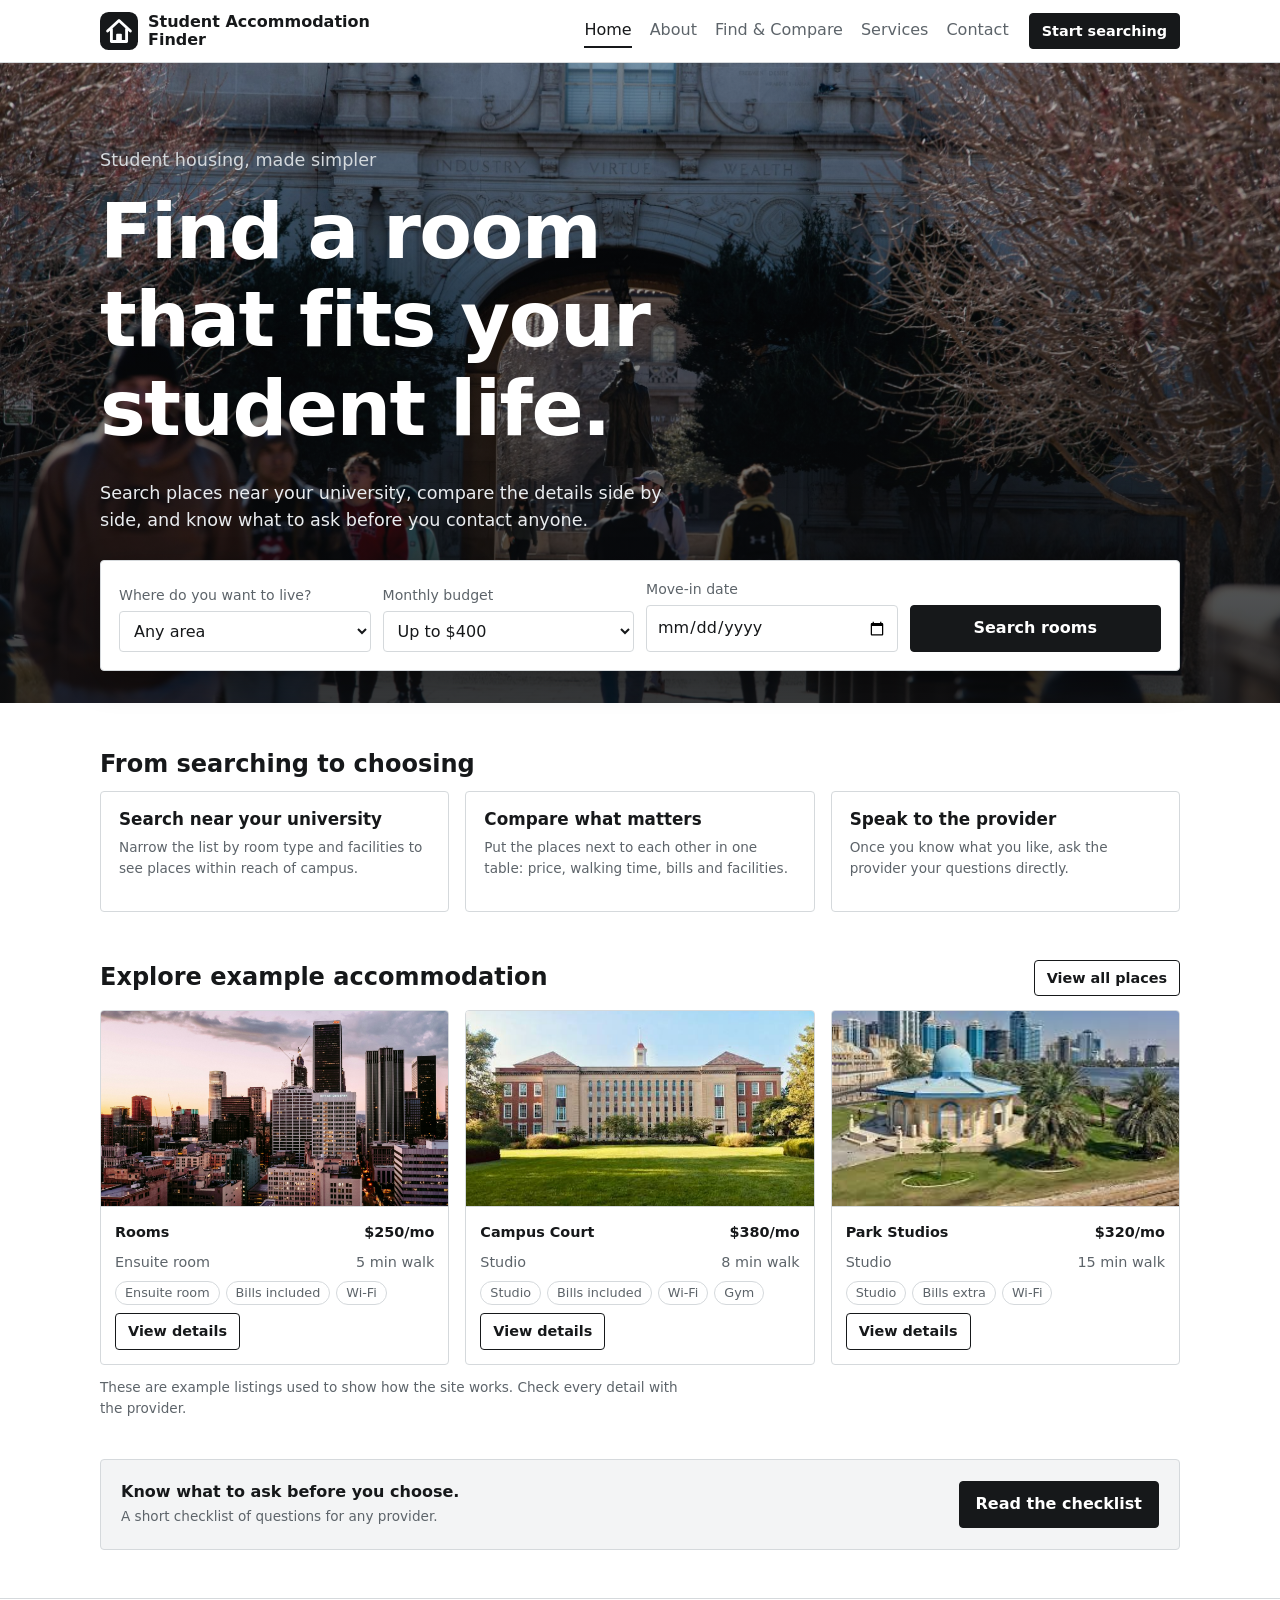
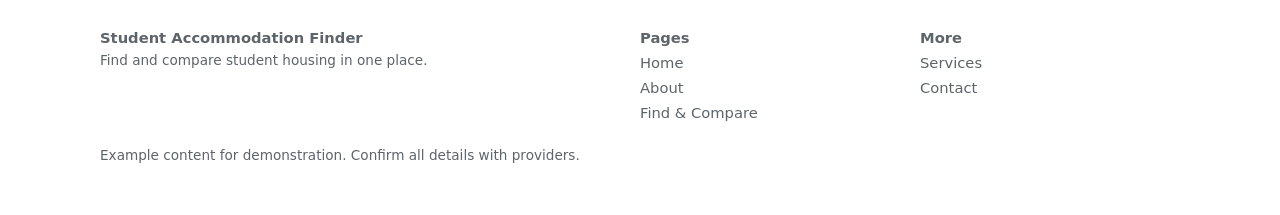
<file: student-accommodation-finder/index.html>
<!DOCTYPE html>
<html lang="en">
<head>
<meta charset="utf-8">
<meta name="viewport" content="width=device-width, initial-scale=1, viewport-fit=cover">
<link rel="icon" href="data:image/svg+xml,%3Csvg xmlns=%27http://www.w3.org/2000/svg%27 viewBox=%270 0 100 100%27%3E%3Ctext y=%27.9em%27 font-size=%2790%27%3E🏠%3C/text%3E%3C/svg%3E">
<title>Student Accommodation Finder</title>
<link rel="stylesheet" href="style.css">
</head>
<body>
<header><div class="bar">
<a class="logo" href="index.html" aria-label="Student Accommodation Finder, home"><svg width="38" height="38" viewBox="0 0 40 40" aria-hidden="true"><rect width="40" height="40" rx="9" style="fill:var(--btn)"/><path d="M8 20 20 9l12 11M12 18v13h16V18" style="fill:none;stroke:var(--btnt);stroke-width:3;stroke-linecap:round;stroke-linejoin:round"/><rect x="17" y="23" width="6" height="8" rx="1" style="fill:var(--btnt)"/></svg><span>Student Accommodation<br>Finder</span></a>
<nav id="nav"><a href="index.html" class="on" aria-current="page">Home</a><a href="about.html">About</a><a href="find-compare.html">Find &amp; Compare</a><a href="services.html">Services</a><a href="contact.html">Contact</a></nav>
<a class="btn sm" href="find-compare.html">Start searching</a>
</div></header>

<main>
<section class="page on" data-page="home"><div class="homehero"><div class="in">
<p class="kick">Student housing, made simpler</p>
<h1>Find a room that fits your student life.</h1>
<p>Search places near your university, compare the details side by side, and know what to ask before you contact anyone.</p>
<form class="panel search" action="find-compare.html" method="get"><div><label for="hsa">Where do you want to live?</label><select id="hsa" name="area"><option value="">Any area</option><option>Campus edge</option><option>Town centre</option><option>Hillside</option><option>Riverside</option></select></div><div><label for="hsb">Monthly budget</label><select id="hsb" name="budget"><option>Up to $400</option><option>Up to $300</option><option>Up to $250</option><option>Up to $200</option></select></div><div><label for="hsm">Move-in date</label><input type="date" id="hsm" name="movein"></div><button class="btn" type="submit">Search rooms</button></form>
</div></div><div class="wrap">

<div class="sec"><h2>From searching to choosing</h2>
<div class="grid3">
<div class="panel"><h3>Search near your university</h3><p class="small">Narrow the list by room type and facilities to see places within reach of campus.</p></div>
<div class="panel"><h3>Compare what matters</h3><p class="small">Put the places next to each other in one table: price, walking time, bills and facilities.</p></div>
<div class="panel"><h3>Speak to the provider</h3><p class="small">Once you know what you like, ask the provider your questions directly.</p></div>
</div></div>

<div class="sec"><div class="topline"><h2 style="margin:0">Explore example accommodation</h2><a class="btn ghost sm" href="find-compare.html">View all places</a></div>
<div class="grid3"><article class="card"><div class="ph rooms" role="img" aria-label="Rooms, with the city skyline at dusk"></div><div class="in"><div class="meta"><strong style="color:var(--ink)">Rooms</strong><span class="price">$250/mo</span></div><div class="meta"><span>Ensuite room</span><span>5 min walk</span></div><div class="tags"><span class="tag">Ensuite room</span><span class="tag">Bills included</span><span class="tag">Wi‑Fi</span></div><div class="row"><a class="btn ghost sm" href="find-compare.html">View details</a></div></div></article><article class="card"><div class="ph court" role="img" aria-label="Campus Court, a brick and stone building with a lawn in front"></div><div class="in"><div class="meta"><strong style="color:var(--ink)">Campus Court</strong><span class="price">$380/mo</span></div><div class="meta"><span>Studio</span><span>8 min walk</span></div><div class="tags"><span class="tag">Studio</span><span class="tag">Bills included</span><span class="tag">Wi‑Fi</span><span class="tag">Gym</span></div><div class="row"><a class="btn ghost sm" href="find-compare.html">View details</a></div></div></article><article class="card"><div class="ph park" role="img" aria-label="Park Studios, a domed pavilion in a park with palm trees and city towers behind"></div><div class="in"><div class="meta"><strong style="color:var(--ink)">Park Studios</strong><span class="price">$320/mo</span></div><div class="meta"><span>Studio</span><span>15 min walk</span></div><div class="tags"><span class="tag">Studio</span><span class="tag">Bills extra</span><span class="tag">Wi‑Fi</span></div><div class="row"><a class="btn ghost sm" href="find-compare.html">View details</a></div></div></article></div>
<p class="small" style="margin-top:12px">These are example listings used to show how the site works. Check every detail with the provider.</p></div>

<div class="band"><p><strong>Know what to ask before you choose.</strong><br><span class="small">A short checklist of questions for any provider.</span></p><a class="btn" href="services.html">Read the checklist</a></div>
</div></section>
</main>

<footer><div class="wrap"><div class="cols">
<div><strong>Student Accommodation Finder</strong><p class="small">Find and compare student housing in one place.</p></div>
<div><strong>Pages</strong><a href="index.html">Home</a><a href="about.html">About</a><a href="find-compare.html">Find &amp; Compare</a></div>
<div><strong>More</strong><a href="services.html">Services</a><a href="contact.html">Contact</a></div>
</div><p class="small" style="margin-top:18px">Example content for demonstration. Confirm all details with providers.</p></div></footer>
</body>
</html>
</file>
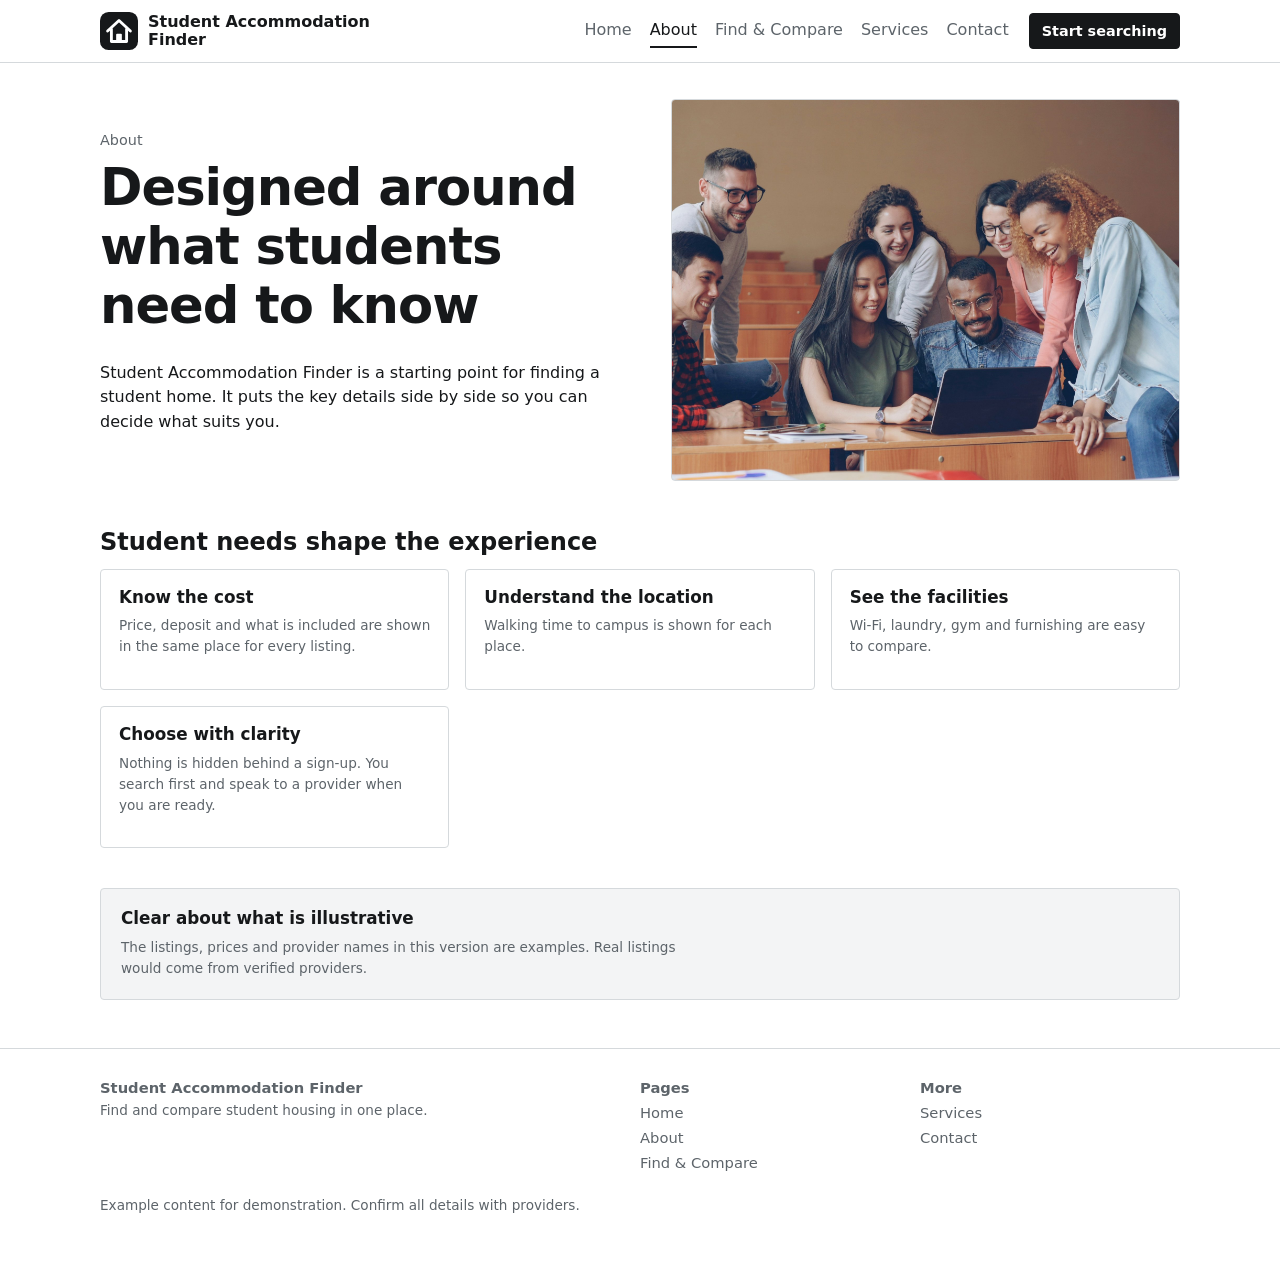
<file: student-accommodation-finder/about.html>
<!DOCTYPE html>
<html lang="en">
<head>
<meta charset="utf-8">
<meta name="viewport" content="width=device-width, initial-scale=1, viewport-fit=cover">
<link rel="icon" href="data:image/svg+xml,%3Csvg xmlns=%27http://www.w3.org/2000/svg%27 viewBox=%270 0 100 100%27%3E%3Ctext y=%27.9em%27 font-size=%2790%27%3E🏠%3C/text%3E%3C/svg%3E">
<title>About | Student Accommodation Finder</title>
<link rel="stylesheet" href="style.css">
</head>
<body>
<header><div class="bar">
<a class="logo" href="index.html" aria-label="Student Accommodation Finder, home"><svg width="38" height="38" viewBox="0 0 40 40" aria-hidden="true"><rect width="40" height="40" rx="9" style="fill:var(--btn)"/><path d="M8 20 20 9l12 11M12 18v13h16V18" style="fill:none;stroke:var(--btnt);stroke-width:3;stroke-linecap:round;stroke-linejoin:round"/><rect x="17" y="23" width="6" height="8" rx="1" style="fill:var(--btnt)"/></svg><span>Student Accommodation<br>Finder</span></a>
<nav id="nav"><a href="index.html">Home</a><a href="about.html" class="on" aria-current="page">About</a><a href="find-compare.html">Find &amp; Compare</a><a href="services.html">Services</a><a href="contact.html">Contact</a></nav>
<a class="btn sm" href="find-compare.html">Start searching</a>
</div></header>

<main>
<section class="page on" data-page="about"><div class="wrap">
<div class="hero">
<div><p class="kick">About</p><h1>Designed around what students need to know</h1>
<p>Student Accommodation Finder is a starting point for finding a student home. It puts the key details side by side so you can decide what suits you.</p></div>
<div class="img about" role="img" aria-label="Group of students smiling together around a laptop in a lecture hall"></div>
</div>
<div class="sec"><h2>Student needs shape the experience</h2>
<div class="grid2">
<div class="panel"><h3>Know the cost</h3><p class="small">Price, deposit and what is included are shown in the same place for every listing.</p></div>
<div class="panel"><h3>Understand the location</h3><p class="small">Walking time to campus is shown for each place.</p></div>
<div class="panel"><h3>See the facilities</h3><p class="small">Wi‑Fi, laundry, gym and furnishing are easy to compare.</p></div>
<div class="panel"><h3>Choose with clarity</h3><p class="small">Nothing is hidden behind a sign-up. You search first and speak to a provider when you are ready.</p></div>
</div></div>
<div class="band" style="display:block"><h3>Clear about what is illustrative</h3><p class="small">The listings, prices and provider names in this version are examples. Real listings would come from verified providers.</p></div>
</div></section>
</main>

<footer><div class="wrap"><div class="cols">
<div><strong>Student Accommodation Finder</strong><p class="small">Find and compare student housing in one place.</p></div>
<div><strong>Pages</strong><a href="index.html">Home</a><a href="about.html">About</a><a href="find-compare.html">Find &amp; Compare</a></div>
<div><strong>More</strong><a href="services.html">Services</a><a href="contact.html">Contact</a></div>
</div><p class="small" style="margin-top:18px">Example content for demonstration. Confirm all details with providers.</p></div></footer>
</body>
</html>
</file>
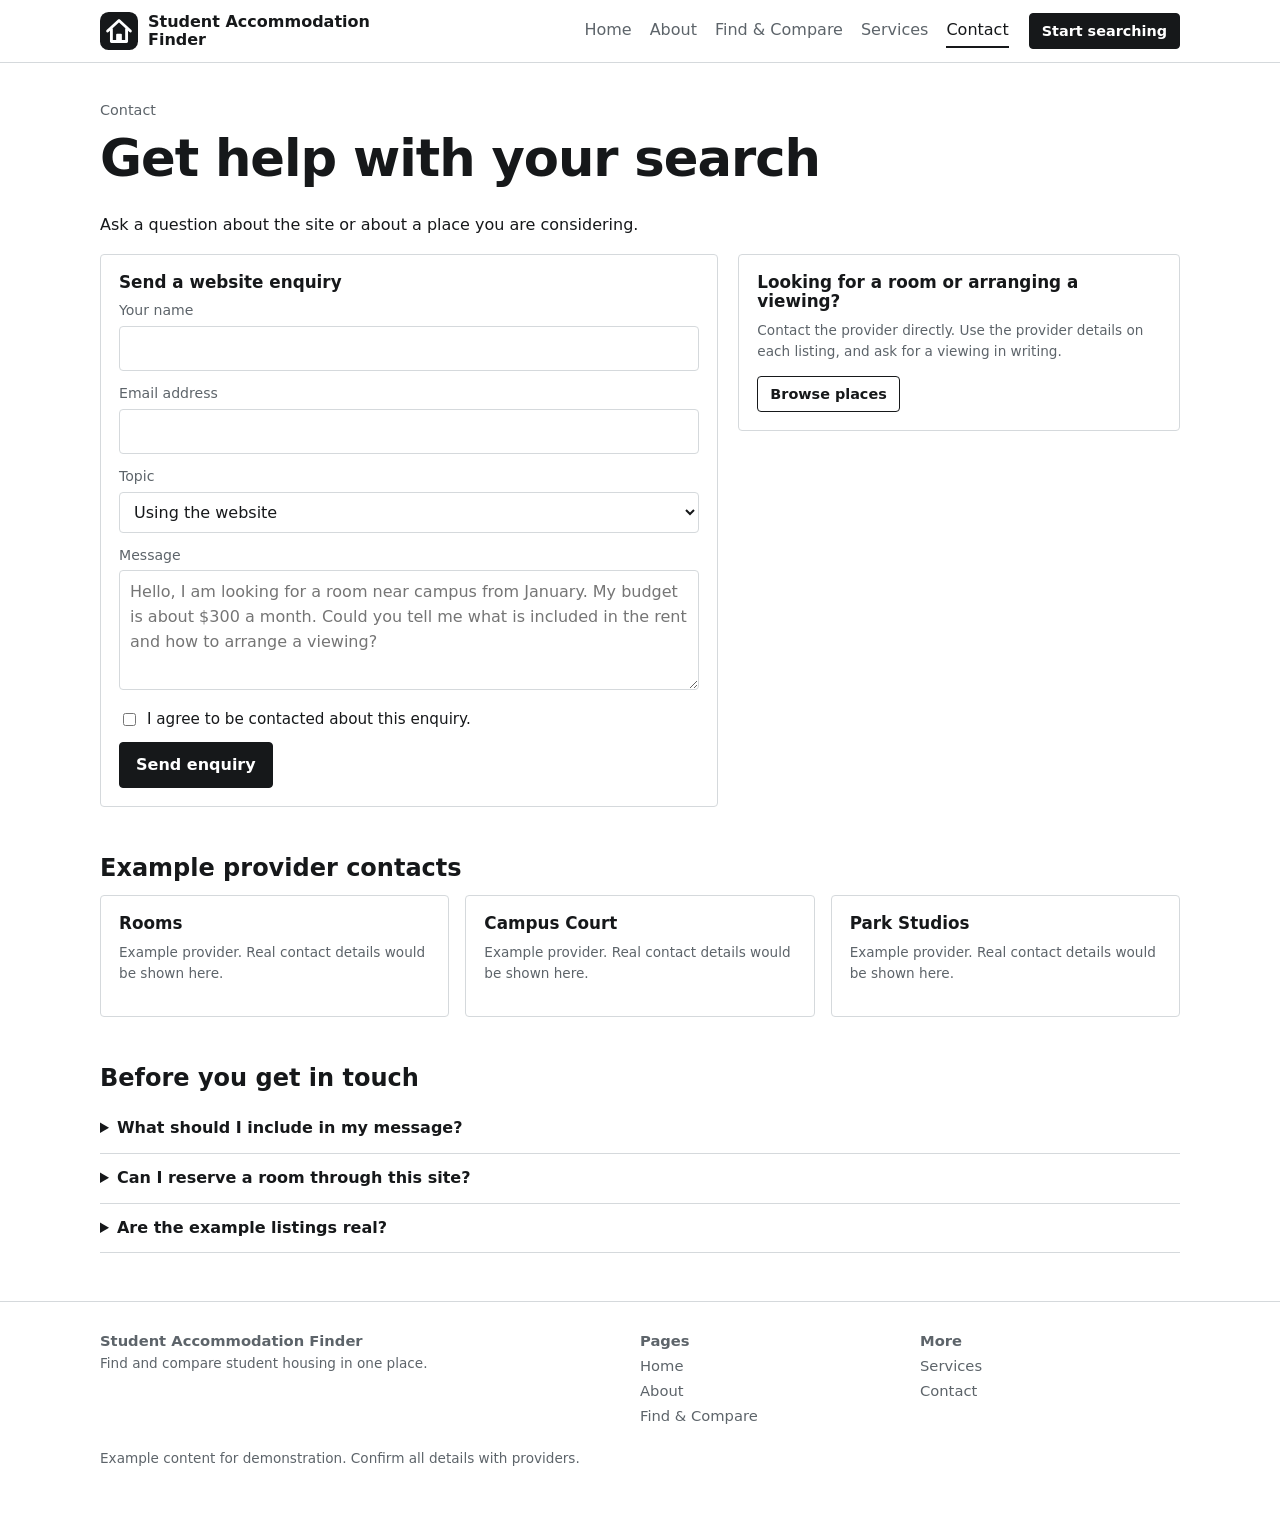
<file: student-accommodation-finder/contact.html>
<!DOCTYPE html>
<html lang="en">
<head>
<meta charset="utf-8">
<meta name="viewport" content="width=device-width, initial-scale=1, viewport-fit=cover">
<link rel="icon" href="data:image/svg+xml,%3Csvg xmlns=%27http://www.w3.org/2000/svg%27 viewBox=%270 0 100 100%27%3E%3Ctext y=%27.9em%27 font-size=%2790%27%3E🏠%3C/text%3E%3C/svg%3E">
<title>Contact | Student Accommodation Finder</title>
<link rel="stylesheet" href="style.css">
</head>
<body>
<header><div class="bar">
<a class="logo" href="index.html" aria-label="Student Accommodation Finder, home"><svg width="38" height="38" viewBox="0 0 40 40" aria-hidden="true"><rect width="40" height="40" rx="9" style="fill:var(--btn)"/><path d="M8 20 20 9l12 11M12 18v13h16V18" style="fill:none;stroke:var(--btnt);stroke-width:3;stroke-linecap:round;stroke-linejoin:round"/><rect x="17" y="23" width="6" height="8" rx="1" style="fill:var(--btnt)"/></svg><span>Student Accommodation<br>Finder</span></a>
<nav id="nav"><a href="index.html">Home</a><a href="about.html">About</a><a href="find-compare.html">Find &amp; Compare</a><a href="services.html">Services</a><a href="contact.html" class="on" aria-current="page">Contact</a></nav>
<a class="btn sm" href="find-compare.html">Start searching</a>
</div></header>

<main>
<section class="page on" data-page="contact"><div class="wrap">
<p class="kick">Contact</p>
<h1>Get help with your search</h1>
<p>Ask a question about the site or about a place you are considering.</p>
<div class="two">
<form class="panel" action="contact.html#thanks" method="get">
<h3>Send a website enquiry</h3>
<div class="grid2" style="gap:12px">
<div><label for="cn">Your name</label><input type="text" id="cn" name="name" autocomplete="name" required></div>
<div><label for="ce">Email address</label><input type="email" id="ce" name="email" autocomplete="email" required></div>
</div>
<div style="margin-top:12px"><label for="ct">Topic</label><select id="ct" name="topic"><option>Using the website</option><option>A place I am considering</option><option>Booking or contract questions</option><option>Something else</option></select></div>
<div style="margin-top:12px"><label for="cm">Message</label><textarea id="cm" name="message" minlength="10" required placeholder="Hello, I am looking for a room near campus from January. My budget is about $300 a month. Could you tell me what is included in the rent and how to arrange a viewing?"></textarea></div>
<label class="chk" style="margin:10px 0"><input type="checkbox" name="agree" required> I agree to be contacted about this enquiry.</label>
<button class="btn" type="submit">Send enquiry</button>
<p id="thanks" class="thanks" role="status">Thank you. Your enquiry is ready. This demonstration site does not send messages yet.</p>
</form>
<aside class="panel"><h3>Looking for a room or arranging a viewing?</h3><p class="small">Contact the provider directly. Use the provider details on each listing, and ask for a viewing in writing.</p><a class="btn ghost sm" href="find-compare.html">Browse places</a></aside>
</div>
<div class="sec"><h2>Example provider contacts</h2>
<div class="grid3"><div class="panel"><h3>Rooms</h3><p class="small">Example provider. Real contact details would be shown here.</p></div><div class="panel"><h3>Campus Court</h3><p class="small">Example provider. Real contact details would be shown here.</p></div><div class="panel"><h3>Park Studios</h3><p class="small">Example provider. Real contact details would be shown here.</p></div></div></div>
<div class="sec"><h2>Before you get in touch</h2>
<details><summary>What should I include in my message?</summary><p class="small">Say which place you mean, your move-in date and your questions.</p></details>
<details><summary>Can I reserve a room through this site?</summary><p class="small">No. Reservations are arranged with the provider.</p></details>
<details><summary>Are the example listings real?</summary><p class="small">No. They show how the site works and should not be used to make a booking.</p></details>
</div>
</div></section>
</main>

<footer><div class="wrap"><div class="cols">
<div><strong>Student Accommodation Finder</strong><p class="small">Find and compare student housing in one place.</p></div>
<div><strong>Pages</strong><a href="index.html">Home</a><a href="about.html">About</a><a href="find-compare.html">Find &amp; Compare</a></div>
<div><strong>More</strong><a href="services.html">Services</a><a href="contact.html">Contact</a></div>
</div><p class="small" style="margin-top:18px">Example content for demonstration. Confirm all details with providers.</p></div></footer>
</body>
</html>
</file>
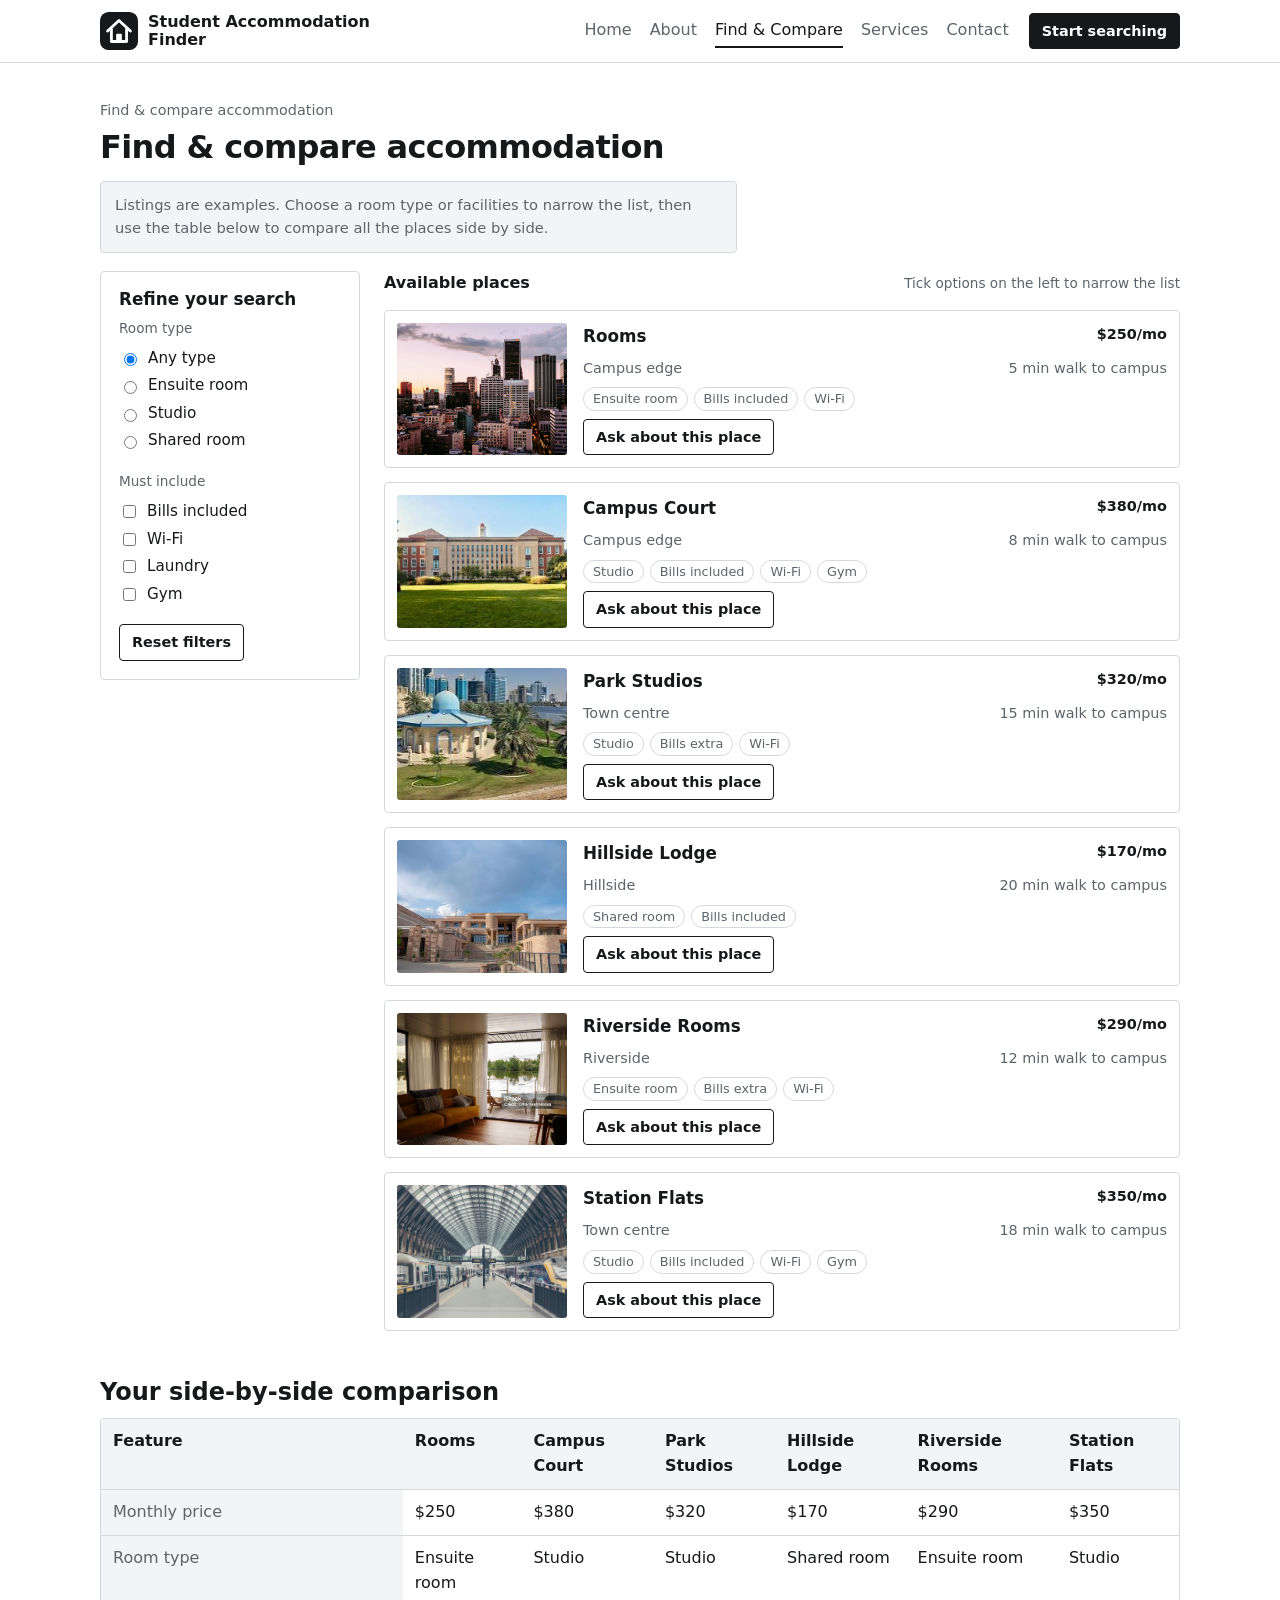
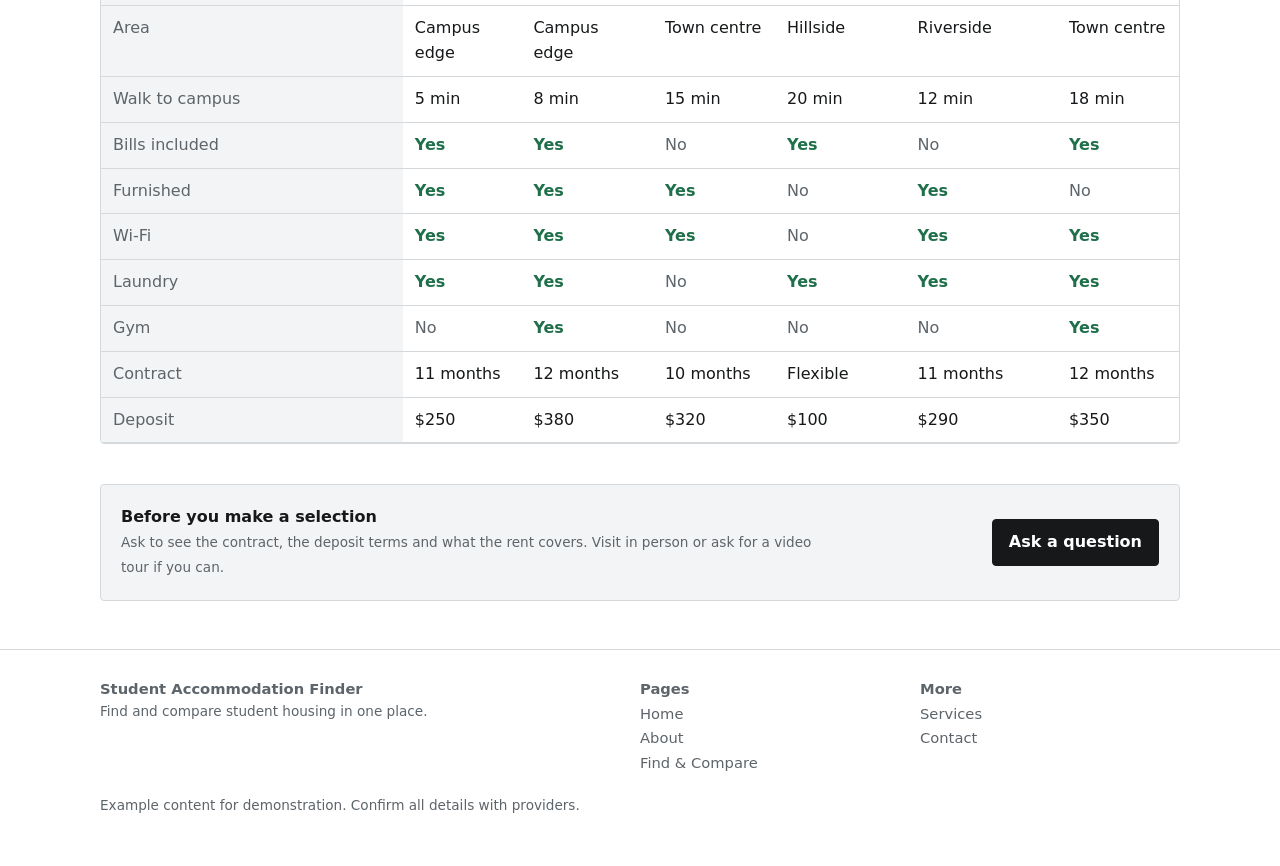
<file: student-accommodation-finder/find-compare.html>
<!DOCTYPE html>
<html lang="en">
<head>
<meta charset="utf-8">
<meta name="viewport" content="width=device-width, initial-scale=1, viewport-fit=cover">
<link rel="icon" href="data:image/svg+xml,%3Csvg xmlns=%27http://www.w3.org/2000/svg%27 viewBox=%270 0 100 100%27%3E%3Ctext y=%27.9em%27 font-size=%2790%27%3E🏠%3C/text%3E%3C/svg%3E">
<title>Find &amp; Compare | Student Accommodation Finder</title>
<link rel="stylesheet" href="style.css">
</head>
<body>
<header><div class="bar">
<a class="logo" href="index.html" aria-label="Student Accommodation Finder, home"><svg width="38" height="38" viewBox="0 0 40 40" aria-hidden="true"><rect width="40" height="40" rx="9" style="fill:var(--btn)"/><path d="M8 20 20 9l12 11M12 18v13h16V18" style="fill:none;stroke:var(--btnt);stroke-width:3;stroke-linecap:round;stroke-linejoin:round"/><rect x="17" y="23" width="6" height="8" rx="1" style="fill:var(--btnt)"/></svg><span>Student Accommodation<br>Finder</span></a>
<nav id="nav"><a href="index.html">Home</a><a href="about.html">About</a><a href="find-compare.html" class="on" aria-current="page">Find &amp; Compare</a><a href="services.html">Services</a><a href="contact.html">Contact</a></nav>
<a class="btn sm" href="find-compare.html">Start searching</a>
</div></header>

<main>
<section class="page on" data-page="find"><div class="wrap">
<p class="kick">Find &amp; compare accommodation</p>
<h1 style="font-size:2rem">Find &amp; compare accommodation</h1>
<p class="note">Listings are examples. Choose a room type or facilities to narrow the list, then use the table below to compare all the places side by side.</p>
<div class="find"><form class="panel filters" aria-label="Refine your search" id="ff"><h3>Refine your search</h3><fieldset style="border:0;padding:0;margin:0 0 14px"><legend class="small" style="padding:0;margin-bottom:4px">Room type</legend><label class="chk"><input type="radio" name="rt" id="t-all" checked> Any type</label><label class="chk"><input type="radio" name="rt" id="t-ens"> Ensuite room</label><label class="chk"><input type="radio" name="rt" id="t-stu"> Studio</label><label class="chk"><input type="radio" name="rt" id="t-sha"> Shared room</label></fieldset><fieldset style="border:0;padding:0;margin:0 0 14px"><legend class="small" style="padding:0;margin-bottom:4px">Must include</legend><label class="chk"><input type="checkbox" id="c-bills"> Bills included</label><label class="chk"><input type="checkbox" id="c-wifi"> Wi‑Fi</label><label class="chk"><input type="checkbox" id="c-laundry"> Laundry</label><label class="chk"><input type="checkbox" id="c-gym"> Gym</label></fieldset><button class="btn ghost sm" type="reset">Reset filters</button></form><div><div class="topline"><strong>Available places</strong><span class="small">Tick options on the left to narrow the list</span></div><div class="res"><article class="item" data-t="ens" data-bills="1" data-wifi="1" data-laundry="1" data-gym="0"><div class="ph rooms" role="img" aria-label="Rooms, with the city skyline at dusk"></div><div style="display:flex;flex-direction:column;gap:8px"><div class="meta"><strong style="color:var(--ink);font-size:1.05rem">Rooms</strong><span class="price">$250/mo</span></div><div class="meta"><span>Campus edge</span><span>5 min walk to campus</span></div><div class="tags"><span class="tag">Ensuite room</span><span class="tag">Bills included</span><span class="tag">Wi‑Fi</span></div><div class="row"><a class="btn ghost sm" href="contact.html">Ask about this place</a></div></div></article><article class="item" data-t="stu" data-bills="1" data-wifi="1" data-laundry="1" data-gym="1"><div class="ph court" role="img" aria-label="Campus Court, a brick and stone building with a lawn in front"></div><div style="display:flex;flex-direction:column;gap:8px"><div class="meta"><strong style="color:var(--ink);font-size:1.05rem">Campus Court</strong><span class="price">$380/mo</span></div><div class="meta"><span>Campus edge</span><span>8 min walk to campus</span></div><div class="tags"><span class="tag">Studio</span><span class="tag">Bills included</span><span class="tag">Wi‑Fi</span><span class="tag">Gym</span></div><div class="row"><a class="btn ghost sm" href="contact.html">Ask about this place</a></div></div></article><article class="item" data-t="stu" data-bills="0" data-wifi="1" data-laundry="0" data-gym="0"><div class="ph park" role="img" aria-label="Park Studios, a domed pavilion in a park with palm trees and city towers behind"></div><div style="display:flex;flex-direction:column;gap:8px"><div class="meta"><strong style="color:var(--ink);font-size:1.05rem">Park Studios</strong><span class="price">$320/mo</span></div><div class="meta"><span>Town centre</span><span>15 min walk to campus</span></div><div class="tags"><span class="tag">Studio</span><span class="tag">Bills extra</span><span class="tag">Wi‑Fi</span></div><div class="row"><a class="btn ghost sm" href="contact.html">Ask about this place</a></div></div></article><article class="item" data-t="sha" data-bills="1" data-wifi="0" data-laundry="1" data-gym="0"><div class="ph hill" role="img" aria-label="Hillside Lodge, a brick building with curved balconies under a cloudy sky"></div><div style="display:flex;flex-direction:column;gap:8px"><div class="meta"><strong style="color:var(--ink);font-size:1.05rem">Hillside Lodge</strong><span class="price">$170/mo</span></div><div class="meta"><span>Hillside</span><span>20 min walk to campus</span></div><div class="tags"><span class="tag">Shared room</span><span class="tag">Bills included</span></div><div class="row"><a class="btn ghost sm" href="contact.html">Ask about this place</a></div></div></article><article class="item" data-t="ens" data-bills="0" data-wifi="1" data-laundry="1" data-gym="0"><div class="ph river" role="img" aria-label="Riverside Rooms, a living room with a sofa and open doors to a deck over a calm river"></div><div style="display:flex;flex-direction:column;gap:8px"><div class="meta"><strong style="color:var(--ink);font-size:1.05rem">Riverside Rooms</strong><span class="price">$290/mo</span></div><div class="meta"><span>Riverside</span><span>12 min walk to campus</span></div><div class="tags"><span class="tag">Ensuite room</span><span class="tag">Bills extra</span><span class="tag">Wi‑Fi</span></div><div class="row"><a class="btn ghost sm" href="contact.html">Ask about this place</a></div></div></article><article class="item" data-t="stu" data-bills="1" data-wifi="1" data-laundry="1" data-gym="1"><div class="ph stn" role="img" aria-label="Station Flats, a train station platform under a large arched glass roof"></div><div style="display:flex;flex-direction:column;gap:8px"><div class="meta"><strong style="color:var(--ink);font-size:1.05rem">Station Flats</strong><span class="price">$350/mo</span></div><div class="meta"><span>Town centre</span><span>18 min walk to campus</span></div><div class="tags"><span class="tag">Studio</span><span class="tag">Bills included</span><span class="tag">Wi‑Fi</span><span class="tag">Gym</span></div><div class="row"><a class="btn ghost sm" href="contact.html">Ask about this place</a></div></div></article></div></div></div>
<div class="sec"><h2>Your side-by-side comparison</h2><div class="scroll"><table style="min-width:760px"><thead><tr><th>Feature</th><th>Rooms</th><th>Campus Court</th><th>Park Studios</th><th>Hillside Lodge</th><th>Riverside Rooms</th><th>Station Flats</th></tr></thead><tbody><tr><th scope="row">Monthly price</th><td>$250</td><td>$380</td><td>$320</td><td>$170</td><td>$290</td><td>$350</td></tr><tr><th scope="row">Room type</th><td>Ensuite room</td><td>Studio</td><td>Studio</td><td>Shared room</td><td>Ensuite room</td><td>Studio</td></tr><tr><th scope="row">Area</th><td>Campus edge</td><td>Campus edge</td><td>Town centre</td><td>Hillside</td><td>Riverside</td><td>Town centre</td></tr><tr><th scope="row">Walk to campus</th><td>5 min</td><td>8 min</td><td>15 min</td><td>20 min</td><td>12 min</td><td>18 min</td></tr><tr><th scope="row">Bills included</th><td><span class="yes">Yes</span></td><td><span class="yes">Yes</span></td><td><span class="no">No</span></td><td><span class="yes">Yes</span></td><td><span class="no">No</span></td><td><span class="yes">Yes</span></td></tr><tr><th scope="row">Furnished</th><td><span class="yes">Yes</span></td><td><span class="yes">Yes</span></td><td><span class="yes">Yes</span></td><td><span class="no">No</span></td><td><span class="yes">Yes</span></td><td><span class="no">No</span></td></tr><tr><th scope="row">Wi‑Fi</th><td><span class="yes">Yes</span></td><td><span class="yes">Yes</span></td><td><span class="yes">Yes</span></td><td><span class="no">No</span></td><td><span class="yes">Yes</span></td><td><span class="yes">Yes</span></td></tr><tr><th scope="row">Laundry</th><td><span class="yes">Yes</span></td><td><span class="yes">Yes</span></td><td><span class="no">No</span></td><td><span class="yes">Yes</span></td><td><span class="yes">Yes</span></td><td><span class="yes">Yes</span></td></tr><tr><th scope="row">Gym</th><td><span class="no">No</span></td><td><span class="yes">Yes</span></td><td><span class="no">No</span></td><td><span class="no">No</span></td><td><span class="no">No</span></td><td><span class="yes">Yes</span></td></tr><tr><th scope="row">Contract</th><td>11 months</td><td>12 months</td><td>10 months</td><td>Flexible</td><td>11 months</td><td>12 months</td></tr><tr><th scope="row">Deposit</th><td>$250</td><td>$380</td><td>$320</td><td>$100</td><td>$290</td><td>$350</td></tr></tbody></table></div></div>
<div class="band"><p><strong>Before you make a selection</strong><br><span class="small">Ask to see the contract, the deposit terms and what the rent covers. Visit in person or ask for a video tour if you can.</span></p><a class="btn" href="contact.html">Ask a question</a></div>
</div></section>
</main>

<footer><div class="wrap"><div class="cols">
<div><strong>Student Accommodation Finder</strong><p class="small">Find and compare student housing in one place.</p></div>
<div><strong>Pages</strong><a href="index.html">Home</a><a href="about.html">About</a><a href="find-compare.html">Find &amp; Compare</a></div>
<div><strong>More</strong><a href="services.html">Services</a><a href="contact.html">Contact</a></div>
</div><p class="small" style="margin-top:18px">Example content for demonstration. Confirm all details with providers.</p></div></footer>
</body>
</html>
</file>
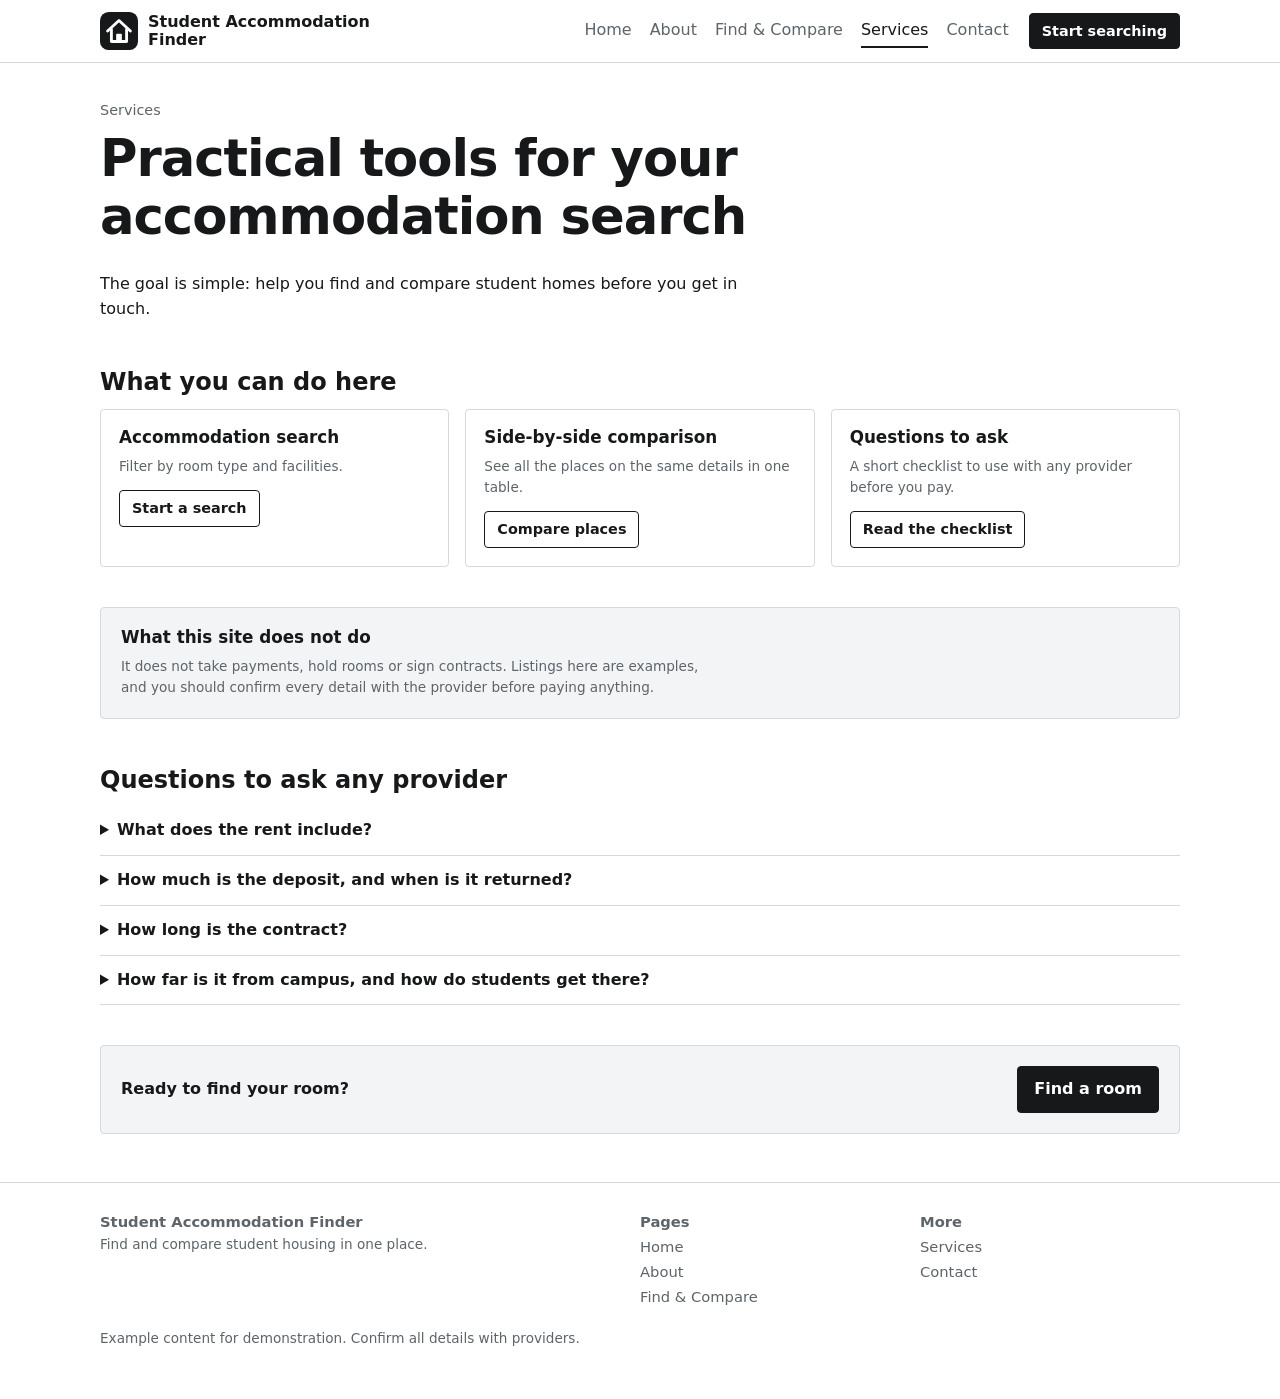
<file: student-accommodation-finder/services.html>
<!DOCTYPE html>
<html lang="en">
<head>
<meta charset="utf-8">
<meta name="viewport" content="width=device-width, initial-scale=1, viewport-fit=cover">
<link rel="icon" href="data:image/svg+xml,%3Csvg xmlns=%27http://www.w3.org/2000/svg%27 viewBox=%270 0 100 100%27%3E%3Ctext y=%27.9em%27 font-size=%2790%27%3E🏠%3C/text%3E%3C/svg%3E">
<title>Services | Student Accommodation Finder</title>
<link rel="stylesheet" href="style.css">
</head>
<body>
<header><div class="bar">
<a class="logo" href="index.html" aria-label="Student Accommodation Finder, home"><svg width="38" height="38" viewBox="0 0 40 40" aria-hidden="true"><rect width="40" height="40" rx="9" style="fill:var(--btn)"/><path d="M8 20 20 9l12 11M12 18v13h16V18" style="fill:none;stroke:var(--btnt);stroke-width:3;stroke-linecap:round;stroke-linejoin:round"/><rect x="17" y="23" width="6" height="8" rx="1" style="fill:var(--btnt)"/></svg><span>Student Accommodation<br>Finder</span></a>
<nav id="nav"><a href="index.html">Home</a><a href="about.html">About</a><a href="find-compare.html">Find &amp; Compare</a><a href="services.html" class="on" aria-current="page">Services</a><a href="contact.html">Contact</a></nav>
<a class="btn sm" href="find-compare.html">Start searching</a>
</div></header>

<main>
<section class="page on" data-page="services"><div class="wrap">
<p class="kick">Services</p>
<h1>Practical tools for your accommodation search</h1>
<p>The goal is simple: help you find and compare student homes before you get in touch.</p>
<div class="sec"><h2>What you can do here</h2>
<div class="grid3">
<div class="panel"><h3>Accommodation search</h3><p class="small">Filter by room type and facilities.</p><a class="btn ghost sm" href="find-compare.html">Start a search</a></div>
<div class="panel"><h3>Side-by-side comparison</h3><p class="small">See all the places on the same details in one table.</p><a class="btn ghost sm" href="find-compare.html">Compare places</a></div>
<div class="panel"><h3>Questions to ask</h3><p class="small">A short checklist to use with any provider before you pay.</p><a class="btn ghost sm" href="#questions">Read the checklist</a></div>
</div></div>
<div class="band" style="display:block"><h3>What this site does not do</h3><p class="small">It does not take payments, hold rooms or sign contracts. Listings here are examples, and you should confirm every detail with the provider before paying anything.</p></div>
<div class="sec"><h2 id="questions">Questions to ask any provider</h2>
<details><summary>What does the rent include?</summary><p class="small">Ask about water, electricity, internet and any service charges.</p></details>
<details><summary>How much is the deposit, and when is it returned?</summary><p class="small">Get the amount, the conditions and the refund timeline in writing.</p></details>
<details><summary>How long is the contract?</summary><p class="small">Check the start and end dates, and what happens if you leave early.</p></details>
<details><summary>How far is it from campus, and how do students get there?</summary><p class="small">Walk the route if you can, and consider it after dark.</p></details>
</div>
<div class="band"><p><strong>Ready to find your room?</strong></p><a class="btn" href="find-compare.html">Find a room</a></div>
</div></section>
</main>

<footer><div class="wrap"><div class="cols">
<div><strong>Student Accommodation Finder</strong><p class="small">Find and compare student housing in one place.</p></div>
<div><strong>Pages</strong><a href="index.html">Home</a><a href="about.html">About</a><a href="find-compare.html">Find &amp; Compare</a></div>
<div><strong>More</strong><a href="services.html">Services</a><a href="contact.html">Contact</a></div>
</div><p class="small" style="margin-top:18px">Example content for demonstration. Confirm all details with providers.</p></div></footer>
</body>
</html>
</file>
<file: student-accommodation-finder/style.css>
:root{--stn:url("images/stn.jpg");--river:url("images/river.jpg");--hill:url("images/hill.jpg");--park:url("images/park.jpg");--court:url("images/court.jpg");--about:url("images/about.jpg");--rooms:url("images/rooms.jpg");--hero:url("images/hero.jpg");--bg:#fff;--soft:#f3f4f5;--ink:#16181a;--mute:#5d646a;--line:#d5d9dc;--btn:#16181a;--btnt:#fff;--ok:#1f6f4a;--bad:#b3261e;box-sizing:border-box;padding-top:env(safe-area-inset-top,0px);padding-bottom:env(safe-area-inset-bottom,0px)}
@media (prefers-color-scheme:dark){:root:not([data-theme="light"]){--bg:#111314;--soft:#1b1e20;--ink:#eceef0;--mute:#9aa2a8;--line:#30363a;--btn:#eceef0;--btnt:#111314;--ok:#5fc48f;--bad:#ff8a80}}
:root[data-theme="dark"]{--bg:#111314;--soft:#1b1e20;--ink:#eceef0;--mute:#9aa2a8;--line:#30363a;--btn:#eceef0;--btnt:#111314;--ok:#5fc48f;--bad:#ff8a80}
*,*::before,*::after{box-sizing:inherit}
html{scroll-padding-top:env(safe-area-inset-top,0px)}
body{margin:0;background:var(--bg);color:var(--ink);font:16px/1.55 "Segoe UI",system-ui,-apple-system,Helvetica,Arial,sans-serif}
h1,h2,h3{line-height:1.15;margin:0 0 .5em;font-weight:650}
h1{font-size:clamp(2rem,5vw,3.2rem);letter-spacing:-.02em}h2{font-size:1.5rem}h3{font-size:1.05rem}
p{margin:0 0 1em;max-width:68ch}a{color:inherit}
.wrap{max-width:1120px;margin:0 auto;padding:0 20px}
header{border-bottom:1px solid var(--line);position:sticky;top:env(safe-area-inset-top,0px);background:var(--bg);z-index:5}
.bar{display:flex;align-items:center;gap:20px;flex-wrap:wrap;padding:12px 20px;max-width:1120px;margin:0 auto}
.logo{display:flex;align-items:center;gap:10px;font-weight:700;line-height:1.1;text-decoration:none;margin-right:auto}
nav{display:flex;gap:18px;flex-wrap:wrap;align-items:center}
nav a{text-decoration:none;color:var(--mute);padding:4px 0;border-bottom:2px solid transparent}
nav a.on{color:var(--ink);border-color:var(--ink)}
.btn{display:inline-block;background:var(--btn);color:var(--btnt);border:1px solid var(--btn);padding:10px 16px;border-radius:4px;font:inherit;font-weight:600;cursor:pointer;text-decoration:none}
.btn.ghost{background:transparent;color:var(--ink);border-color:var(--ink)}
.btn.sm{padding:6px 12px;font-size:.9rem}
:focus-visible{outline:3px solid #3b82f6;outline-offset:2px}
section.page{display:none;padding:36px 0 48px}section.page.on{display:block}
.kick{color:var(--mute);font-size:.9rem;margin-bottom:.5em}
.hero{display:grid;grid-template-columns:1.05fr 1fr;gap:36px;align-items:center}
.img{background:var(--soft) var(--hero) center/cover no-repeat;border:1px solid var(--line);border-radius:4px;min-height:280px;aspect-ratio:4/3}
.panel{border:1px solid var(--line);border-radius:4px;padding:18px;background:var(--bg)}
.search{display:grid;grid-template-columns:repeat(auto-fit,minmax(170px,1fr));gap:12px;align-items:end;margin-top:20px}
label{display:block;font-size:.88rem;color:var(--mute);margin-bottom:4px}
input[type=text],input[type=email],input[type=date],select,textarea{width:100%;font:inherit;padding:9px 10px;border:1px solid var(--line);border-radius:4px;background:var(--bg);color:var(--ink)}
textarea{min-height:120px;resize:vertical}
.grid3{display:grid;grid-template-columns:repeat(auto-fit,minmax(240px,1fr));gap:16px}
.grid2{display:grid;grid-template-columns:repeat(auto-fit,minmax(300px,1fr));gap:16px}
.sec{margin-top:48px}
.band{background:var(--soft);border:1px solid var(--line);border-radius:4px;padding:20px;display:flex;gap:16px;justify-content:space-between;align-items:center;flex-wrap:wrap;margin-top:40px}
.band p{margin:0}
.card{border:1px solid var(--line);border-radius:4px;overflow:hidden;display:flex;flex-direction:column;background:var(--bg)}
.card .ph{background:var(--soft);aspect-ratio:16/9;display:grid;place-items:center;color:var(--mute);font-size:.85rem;border-bottom:1px solid var(--line)}
.card .in{padding:14px;display:flex;flex-direction:column;gap:8px;flex:1}
.meta{display:flex;justify-content:space-between;gap:10px;color:var(--mute);font-size:.9rem}
.price{font-weight:700;color:var(--ink)}
.tags{display:flex;gap:6px;flex-wrap:wrap}.tag{border:1px solid var(--line);border-radius:99px;padding:1px 9px;font-size:.8rem;color:var(--mute)}
.row{display:flex;gap:8px;flex-wrap:wrap;margin-top:auto;align-items:center}
.find{display:grid;grid-template-columns:260px 1fr;gap:24px;align-items:start}
.filters{position:sticky;top:90px}
.filters .f{margin-bottom:14px}
.chk{display:flex;gap:8px;align-items:center;margin:4px 0;color:var(--ink);font-size:.95rem}
.res{display:grid;gap:14px}
.item{display:grid;grid-template-columns:170px 1fr;gap:16px;border:1px solid var(--line);border-radius:4px;padding:12px}
.item .ph{background:var(--soft);display:grid;place-items:center;color:var(--mute);font-size:.8rem;border-radius:3px;min-height:110px}
.topline{display:flex;justify-content:space-between;align-items:center;gap:12px;flex-wrap:wrap;margin-bottom:14px}
.scroll{overflow-x:auto;border:1px solid var(--line);border-radius:4px}
table{border-collapse:collapse;width:100%;min-width:520px}
th,td{padding:10px 12px;border-bottom:1px solid var(--line);text-align:left;vertical-align:top}
th{font-weight:600;background:var(--soft)}tbody th{width:28%;color:var(--mute);font-weight:500}
.yes{color:var(--ok);font-weight:600}.no{color:var(--mute)}
.empty{border:1px dashed var(--line);border-radius:4px;padding:22px;color:var(--mute)}
.note{background:var(--soft);border:1px solid var(--line);border-radius:4px;padding:12px 14px;font-size:.92rem;color:var(--mute);margin-bottom:18px}
.two{display:grid;grid-template-columns:1.4fr 1fr;gap:20px;align-items:start}
.err{color:var(--bad);font-size:.85rem;min-height:1.1em;margin-top:2px}
#cstatus{margin-top:12px;font-weight:600}
details{border-bottom:1px solid var(--line);padding:12px 0}summary{cursor:pointer;font-weight:600}
footer{border-top:1px solid var(--line);padding:28px 0 36px;color:var(--mute);font-size:.92rem}
footer .cols{display:grid;grid-template-columns:2fr 1fr 1fr;gap:20px}footer a{display:block;text-decoration:none;margin:2px 0}
.small{font-size:.85rem;color:var(--mute)}
.ph.stn{background:var(--stn) center/cover no-repeat}
.ph.river{background:var(--river) center/cover no-repeat}
.ph.hill{background:var(--hill) center/cover no-repeat}
.ph.park{background:var(--park) center/cover no-repeat}
.ph.court{background:var(--court) center/cover no-repeat}
.ph.rooms{background:var(--rooms) center/cover no-repeat}
.img.about{background-image:var(--about);background-position:center 30%}
section.page[data-page="home"]{padding-top:0}
.homehero{display:flex;align-items:flex-end;min-height:min(80vh,640px);background:linear-gradient(180deg,rgba(10,12,14,.2) 0%,rgba(10,12,14,.82) 100%),var(--hero) center 35%/cover no-repeat;color:#fff;margin-bottom:44px}
.homehero .in{max-width:1120px;margin:0 auto;width:100%;padding:72px 20px 32px}
.homehero h1{color:#fff;font-size:clamp(2.5rem,7.5vw,4.8rem);max-width:13ch;margin-bottom:.35em}
.homehero p{color:#e9ecef;font-size:1.1rem;max-width:52ch}
.homehero .kick{color:#d3d8dc;margin-bottom:.8em}
.homehero .search{margin-top:26px;box-shadow:0 10px 30px rgba(0,0,0,.35)}
.homehero label{color:var(--mute)}.homehero .search p{color:inherit}
@media (max-width:820px){.hero,.find,.two,footer .cols{grid-template-columns:1fr}.filters{position:static}.item{grid-template-columns:1fr}}
@media (prefers-reduced-motion:no-preference){section.page.on{animation:in .25s}@keyframes in{from{opacity:.4}to{opacity:1}}}
html{-webkit-text-size-adjust:100%}img,svg,table{max-width:100%}
@media (min-width:1400px){.wrap,.bar,.homehero .in{max-width:1320px}body{font-size:17px}}
@media (max-width:1024px){.find{grid-template-columns:220px 1fr}.homehero{min-height:min(70vh,560px)}}
@media (max-width:820px){.item .ph{min-height:170px}.homehero h1{max-width:none}}
@media (max-width:600px){.wrap,.bar,.homehero .in{padding-left:14px;padding-right:14px}.bar{gap:8px 10px}nav{order:3;width:100%;flex-wrap:nowrap;overflow-x:auto;gap:18px;-webkit-overflow-scrolling:touch}nav a{white-space:nowrap;padding:6px 0}.bar .btn.sm{padding:6px 10px}h2{font-size:1.3rem}section.page{padding:24px 0 36px}.homehero{min-height:auto;margin-bottom:32px}.homehero .in{padding-top:56px}.band{flex-direction:column;align-items:flex-start}.grid2,.grid3,.search{grid-template-columns:1fr}.btn{padding:11px 16px}input,select,textarea{font-size:16px}.chk{min-height:32px}.sec{margin-top:36px}}
@media (max-width:360px){body{font-size:14px}.logo svg{width:28px;height:28px}.logo span{font-size:.78rem}.bar .btn.sm{display:none}h1,.homehero h1{font-size:1.9rem}.homehero p{font-size:.95rem}.kick{font-size:.8rem}table{min-width:420px}footer .cols{gap:12px}}
@media (max-width:260px){.wrap,.bar,.homehero .in{padding-left:10px;padding-right:10px}.logo span{display:none}.homehero .in{padding-top:36px}h1,.homehero h1{font-size:1.5rem}.panel,.item{padding:10px}.meta{flex-direction:column;gap:2px}}

/* Filters without JavaScript */
.find:has(#t-ens:checked) .item:not([data-t="ens"]),
.find:has(#t-stu:checked) .item:not([data-t="stu"]),
.find:has(#t-sha:checked) .item:not([data-t="sha"]),
.find:has(#c-bills:checked) .item:not([data-bills="1"]),
.find:has(#c-wifi:checked) .item:not([data-wifi="1"]),
.find:has(#c-laundry:checked) .item:not([data-laundry="1"]),
.find:has(#c-gym:checked) .item:not([data-gym="1"]){display:none}
.thanks{display:none;margin:14px 0 0;padding:10px 12px;border:1px solid var(--ok);border-radius:4px;color:var(--ok);font-weight:600}
.thanks:target{display:block}

/* Responsive fixes */
.hero>*,.two>*,.find>*,.grid2>*,.grid3>*{min-width:0}
.img{min-height:0;width:100%}
h1,h2,h3,p,.meta,.tag{overflow-wrap:anywhere}
@media (max-width:820px){.find,.hero,.two,footer .cols{grid-template-columns:1fr}.filters{position:static}.img{aspect-ratio:16/10}}
@media (max-width:600px){.topline{flex-direction:column;align-items:flex-start}.homehero .search{box-shadow:none}}
</file>
